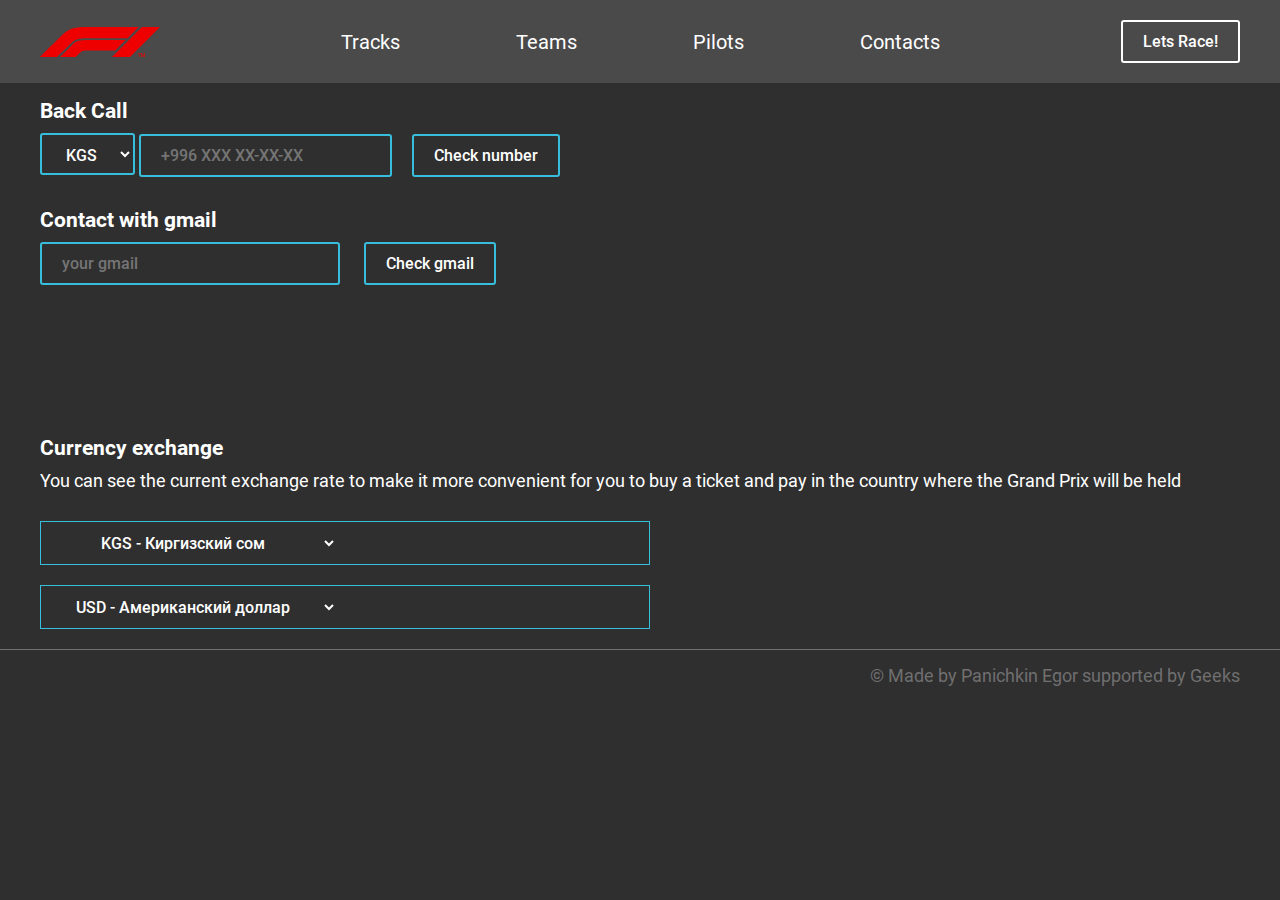
<file: pages/contacts.html>
<!DOCTYPE html>
<html lang="en">
<head>
  <meta charset="UTF-8">
  <meta http-equiv="X-UA-Compatible" content="IE=edge">
  <meta name="viewport" content="width=device-width, initial-scale=1.0">
  <link rel="stylesheet" href="../fonts/stylesheet.css">
  <link rel="stylesheet" href="../css/conacts.css">
  <link rel="stylesheet" href="../css/modal.css">
  <title>Contacts</title>
</head>
<body>
  <header>
    <div class="container">
      <div class="logo">
        <a href="../index.html">
          <img class="logo__img" src="../img/F1.svg" alt="Logo">
        </a>
      </div>
      <ul class="nav-list">
        <li class="nav-list__item">
          <a href="../pages/hw.html">Tracks</a>
        </li>
        <li class="nav-list__item">
          <a href="../pages/lessons.html">Teams</a>
        </li>
        <li class="nav-list__item">
          <a href="../pages/pilots.html">Pilots</a>
        </li>
        <li class="nav-list__item">
          <a href="../pages/contacts.html">Contacts</a>
        </li>
      </ul>
      <button id="btn-get">Lets Race!</button>
    </div>
  </header>
  <section class="main">
    <div class="container">
      <h3>Back Call</h3>
      <div class="inner_phone_block">
        <div class="form_phone">
          <label for="phone_input"></label>
          <div>
            <select class="btn" id="phone-selector">
              <option value="1" selected>KGS</option>
              <option value="2">RUS</option>
              <option value="3">USA</option>
            </select>
            <input type="text" id="phone_input" placeholder="+996 XXX XX-XX-XX">
          </div>
          <button class="btn" id="phone_button">Check number</button>
          <span class="checker" id="phone_result"></span>
        </div>
      </div>
    </div>
    <div class="container">
      <h3>Contact with gmail</h3>
        <div class="inner_gmail_block">
          <div class="form_gmail">
            <label for="gmail_input"></label>
            <input type="text" id="gmail_input" placeholder="your gmail">
            <button class="btn" id="gmail_button">Check gmail</button>
            <span class="checker" id="gmail_result"></span>
          </div>
        </div>
    </div>
  </section>
  <section class="converter">
    <div class="container">
      <h3>Currency exchange</h3>
      <p>You can see the current exchange rate to make it more convenient for you to buy a ticket and pay in the country where the Grand Prix will be held</p>
      <div class="currency">
        <select class="btn" id="currency-selector1">
          <option value="SGD">SGD - Сингапурский доллар</option>
          <option value="QAR">QAR - Катарский риал</option>
          <option value="HUF">HUF - Венгерскй форинт</option>
          <option value="BGN">BGN - Болгарский лев</option>
          <option value="BYN">BYN - Белорусский рубль</option>
          <option value="AZN">AZN - Азербайджанский манат</option>
          <option value="AUD">AUD - Австралийский доллар</option>
          <option value="KGS" selected>KGS - Киргизский сом</option>
          <option value="EUR">EUR - Евро</option>
          <option value="USD">USD - Американский доллар</option>
          <option value="GBP">GBP - Фунты стерлинга</option>
          <option value="KZT">KZT - Казахский тенге</option>
          <option value="RUB">RUB - Российский рубль</option>
          <option value="CNY">CNY - Китайский юань</option>
          <option value="JPY">JPY - Японская иена</option>
        </select>
        <input class="currency-input" type="number" id="currency-input1">
      </div>
      <div class="currency">
        <select class="btn" id="currency-selector2">
          <option value="SGD">SGD - Сингапурский доллар</option>
          <option value="QAR">QAR - Катарский риал</option>
          <option value="HUF">HUF - Венгерскй форинт</option>
          <option value="BGN">BGN - Болгарский лев</option>
          <option value="BYN">BYN - Белорусский рубль</option>
          <option value="AZN">AZN - Азербайджанский манат</option>
          <option value="AUD">AUD - Австралийский доллар</option>
          <option value="KGS">KGS - Киргизский сом</option>
          <option value="EUR">EUR - Евро</option>
          <option value="USD" selected>USD - Американский доллар</option>
          <option value="GBP">GBP - Фунты стерлинга</option>
          <option value="KZT">KZT - Казахский тенге</option>
          <option value="RUB">RUB - Российский рубль</option>
          <option value="CNY">CNY - Китайский юань</option>
          <option value="JPY">JPY - Японская иена</option>
        </select>
        <input class="currency-input" type="number" id="currency-input2">
      </div>
    </div>
  </section>
  <footer>
    <div class="container">
      <p>© Made by Panichkin Egor supported by Geeks</p>
      <img src="../img/Ferrari.png" alt="" class="ferrari">
    </div>
  </footer>

  <div class="modal">
    <div class="modal_dialog">
        <div class="modal_content">
            <form action="#">
                <div class="modal_close">&times;</div>
                <div class="modal_title">We will contact you quickly as it possible!</div>
                <input required placeholder="Your name" name="name" type="text" class="modal_input">
                <input required placeholder="Your phone number" name="phone" type="phone" class="modal_input">
                <button class="modal_btn">Call me back</button>
            </form>
        </div>
    </div>
  </div>
</body>
  <script src="../js/checkers.js"></script>
  <script src="../js/converter.js"></script>
  <script src="../js/modal.js"></script>
</html>
</file>
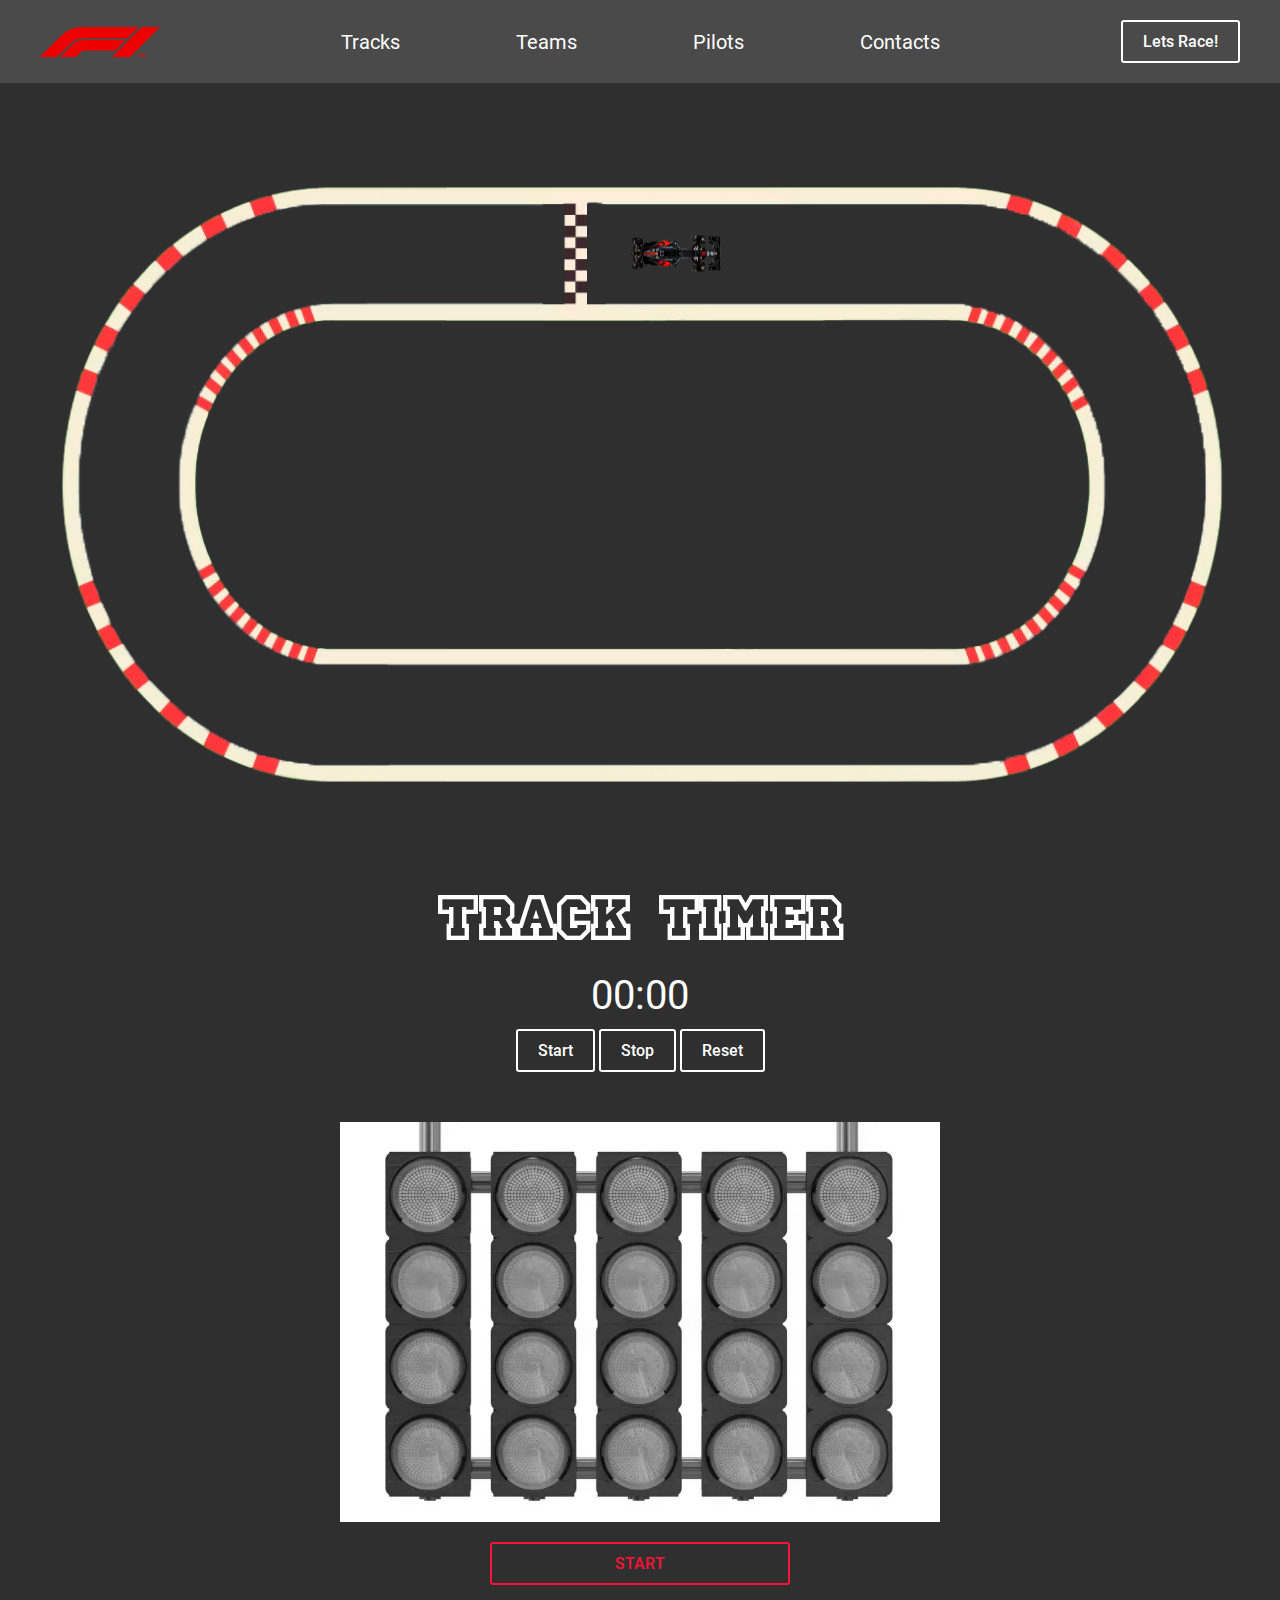
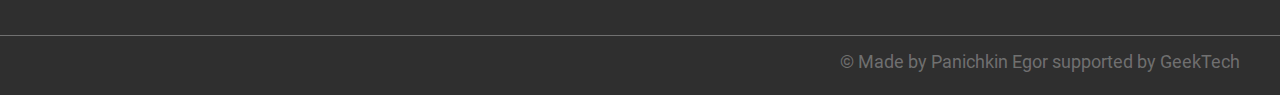
<file: pages/hw.html>
<!DOCTYPE html>
<html lang="en">
<head>
  <meta charset="UTF-8">
  <meta http-equiv="X-UA-Compatible" content="IE=edge">
  <meta name="viewport" content="width=device-width, initial-scale=1.0">
  <link rel="stylesheet" href="../fonts/stylesheet.css">
  <link rel="stylesheet" href="../css/hw.css">
  <link rel="stylesheet" href="../css/modal.css">
  <title>Home Works</title>
</head>
<body>
  <header>
    <div class="container">
      <div class="logo">
        <a href="../index.html">
          <img class="logo__img" src="../img/F1.svg" alt="Logo">
        </a>
      </div>
      <ul class="nav-list">
        <li class="nav-list__item">
          <a href="../pages/hw.html">Tracks</a>
        </li>
        <li class="nav-list__item">
          <a href="../pages/lessons.html">Teams</a>
        </li>
        <li class="nav-list__item">
          <a href="../pages/pilots.html">Pilots</a>
        </li>
        <li class="nav-list__item">
          <a href="../pages/contacts.html">Contacts</a>
        </li>
      </ul>
      <button id="btn-get">Lets Race!</button>
    </div>
  </header>

  <section>
    <div class="container">
        <div class="inner_move_block">
            <div class="parent_block">
                <img src="../img/Car.png" class="child_block"></img>
            </div>
        </div>
    </div>
  </section>

  <section class="stopwatch">
    <div class="container">
        <h3>Track timer</h3>
        <div class="stopwatch_inner">
          <div class="time">
            <div class="time_block">
              <div class="interval" id="sec">00</div>
              <div class="break">:</div>
              <div class="interval" id="msec">00</div>
            </div>
            <div class="time_buttons">
              <button class="btn" id="start">Start</button>
              <button class="btn" id="stop">Stop</button>
              <button class="btn" id="reset">Reset</button>
            </div>
          </div>
          <div class="lights">
            <div class="light" id="yellow"></div>
            <div class="light" id="green"></div>
            <div class="light" id="red-2"></div>
            <div class="light" id="red-1"></div>
          </div>
          <button id="race">START</button>
        </div>
    </div>
</section>

  <footer>
    <div class="container">
      <p>© Made by Panichkin Egor supported by GeekTech</p>
      <img src="../img/Ferrari.png" alt="" class="ferrari">
    </div>
  </footer>

  <div class="modal">
    <div class="modal_dialog">
        <div class="modal_content">
            <form action="#">
                <div class="modal_close">&times;</div>
                <div class="modal_title">We will contact you quickly as it possible!</div>
                <input required placeholder="Your name" name="name" type="text" class="modal_input">
                <input required placeholder="Your phone number" name="phone" type="phone" class="modal_input">
                <button class="modal_btn">Call me back</button>
            </form>
        </div>
    </div>
  </div>
</body>
  <script src="../js/hw.js"></script>
  <script src="../js/modal.js"></script>
</html>
</file>
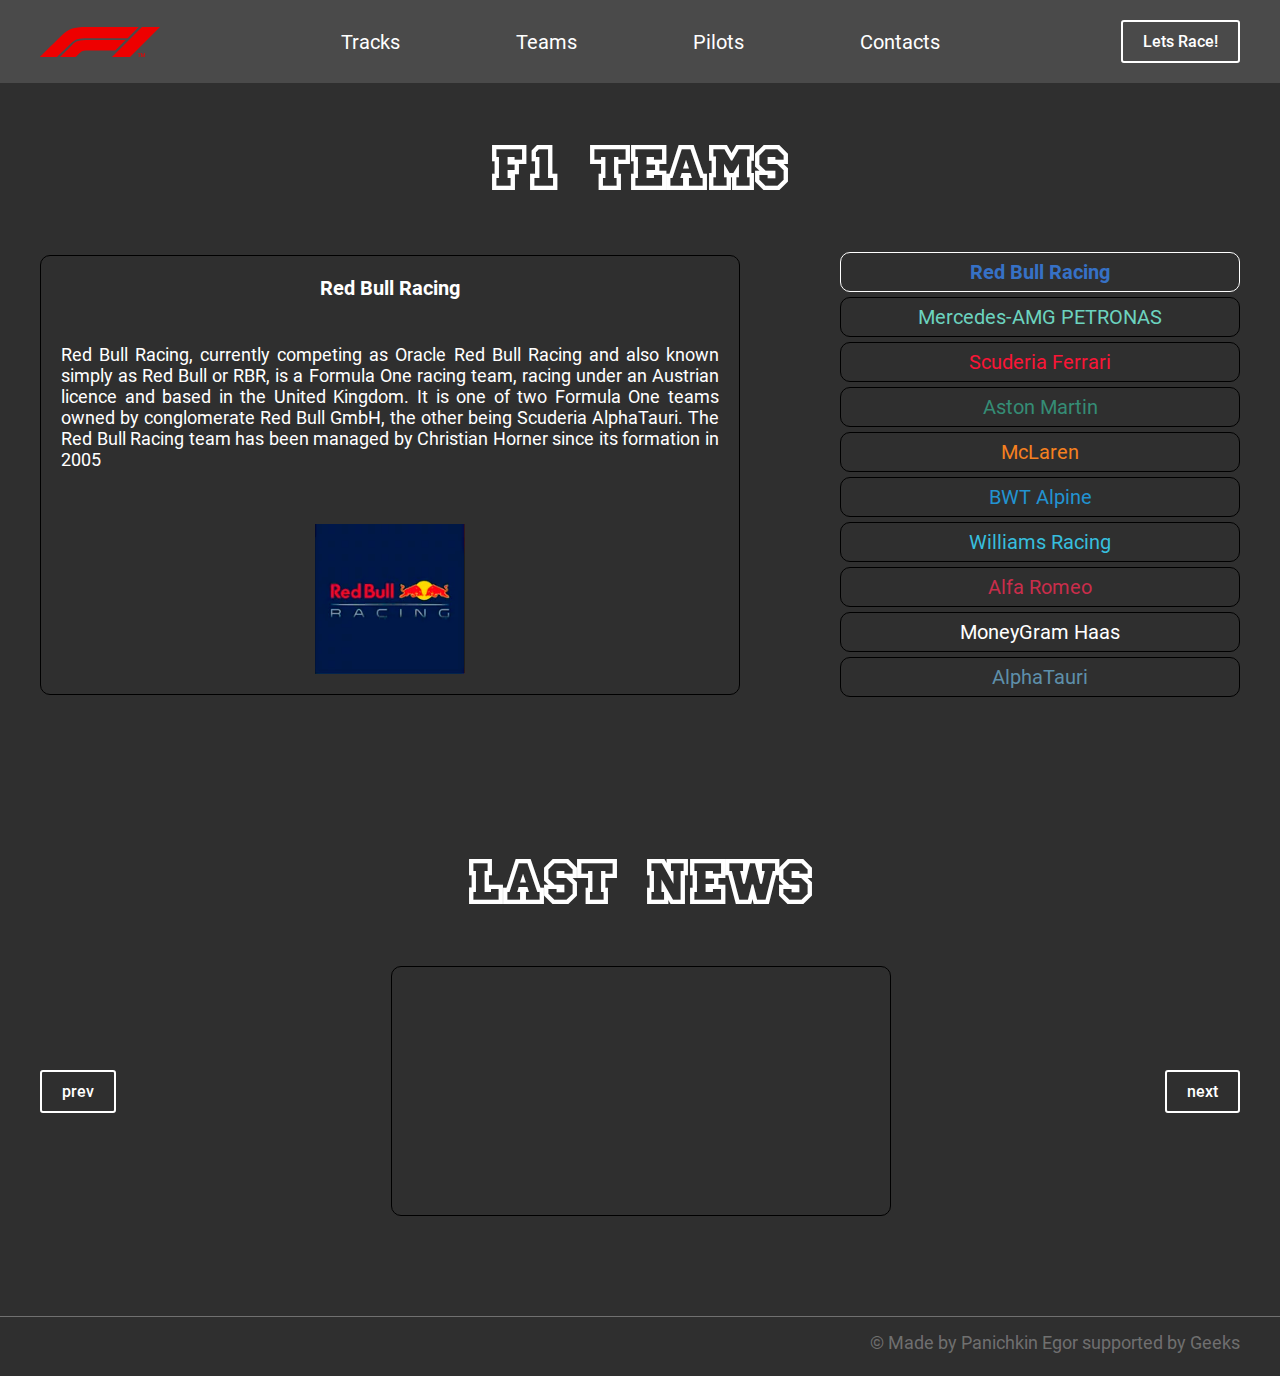
<file: pages/lessons.html>
<!DOCTYPE html>
<html lang="en">
<head>
  <meta charset="UTF-8">
  <meta http-equiv="X-UA-Compatible" content="IE=edge">
  <meta name="viewport" content="width=device-width, initial-scale=1.0">
  <link rel="stylesheet" href="../fonts/stylesheet.css">
  <link rel="stylesheet" href="../css/lessons.css">
  <link rel="stylesheet" href="../css/modal.css">
  <title>Document</title>
</head>
<body>
  <header>
    <div class="container">
      <div class="logo">
        <a href="../index.html">
          <img class="logo__img" src="../img/F1.svg" alt="Logo">
        </a>
      </div>
      <ul class="nav-list">
        <li class="nav-list__item">
          <a href="../pages/hw.html">Tracks</a>
        </li>
        <li class="nav-list__item">
          <a href="../pages/lessons.html">Teams</a>
        </li>
        <li class="nav-list__item">
          <a href="../pages/pilots.html">Pilots</a>
        </li>
        <li class="nav-list__item">
          <a href="../pages/contacts.html">Contacts</a>
        </li>
      </ul>
      <button id="btn-get">Lets Race!</button>
    </div>
  </header>
  <div class="tab_slider">
    <div class="container">
      <h3>F1 Teams</h3>
      <div class="inner_tab_slider">
        <div class="tab_contents_block">
          <div class="tab_content_block tab_content_block_active">
            <h4>Red Bull Racing</h4>
            <p>
              Red Bull Racing, currently competing as Oracle Red Bull Racing and also known simply as Red Bull or RBR, is a Formula One racing team, racing under an Austrian licence and based in the United Kingdom. It is one of two Formula One teams owned by conglomerate Red Bull GmbH, the other being Scuderia AlphaTauri. The Red Bull Racing team has been managed by Christian Horner since its formation in 2005
            </p>
            <img src="../img/RBRi.png" alt="RBR">
          </div>
          <div class="tab_content_block">
            <h4>Mercedes-AMG PETRONAS</h4>
            <p>
              Mercedes-Benz, a brand of the Mercedes-Benz Group, has been involved in Formula 1 since 1954 as a team owner and engine manufacturer at various times. The current Mercedes-AMG Petronas F1 team is based in Brackley, England and has a German license. In December 2020, it was announced that Ineos plans to acquire a one-third equal ownership stake along with the Mercedes-Benz Group and Toto Wolff; this took effect on January 25, 2022. Teams under the Mercedes brand are often called the "Silver Arrows".
            </p>
            <img src="../img/AMG.png" alt="AMG">
          </div>
          <div class="tab_content_block">
            <h4>Scuderia Ferrari</h4>
            <p>
              Scuderia Ferrari is the racing division of luxury Italian auto manufacturer Ferrari and the racing team that competes in Formula One racing. It is the oldest surviving and most successful Formula One team, having competed in every world championship since the 1950 Formula One season. The team was founded by Enzo Ferrari, initially to race cars produced by Alfa Romeo. By 1947 Ferrari had begun building its own cars. Among its important achievements outside Formula One are winning the World Sportscar Championship, 24 Hours of Le Mans, 24 Hours of Spa, 24 Hours of Daytona, 12 Hours of Sebring. The Italian Grand Prix at Monza is regarded as the team's home race.
            </p>
            <img src="../img/Ferrari-team.png" alt="Ferrari">
          </div>
          <div class="tab_content_block">
            <h4>Aston Martin</h4>
            <p>
              Aston Martin is a British car manufacturer that has participated in Formula One in various forms and is currently racing in F1 under the Aston Martin Aramco Cognizant F1 Team name. The company first participated in Formula One during the 1959 season where they debuted the DBR4 chassis using their own engine.
              A commercial rebranding of the Racing Point F1 Team resulted in the team's return as Aston Martin in 2021, utilising customer Mercedes power units. The team is headquartered in Silverstone.
            </p>
            <img src="../img/Aston-Martin.png" alt="Aston-Martin">
          </div>
          <div class="tab_content_block">
            <h4>McLaren</h4>
            <p>
              McLaren Racing Limited is a British motor racing team based at the McLaren Technology Centre in Woking, Surrey, England. McLaren is best known as a Formula One constructor, the second oldest active team and the second most successful Formula One team after Ferrari, having won 183 races, 12 Drivers' Championships and 8 Constructors' Championships. The team is a subsidiary of the McLaren Group, which owns a majority of the team. Founded in 1963 by New Zealander Bruce McLaren, the team won its first Grand Prix at the 1968 Belgian Grand Prix.
            </p>
            <img src="../img/McLarenpng.png" alt="McLaren">
          </div>
          <div class="tab_content_block">
            <h4>BWT Alpine</h4>
            <p>
              Alpine F1 Team, competing as BWT Alpine F1 Team is a Formula One constructor which made its debut at the start of the 2021 Formula One World Championship. Formerly named Renault F1 Team and owned by the French automotive company Groupe Renault, the team was rebranded for 2021 to promote Renault's sports car brand, Alpine, and continues to serve as Renault's works team.
            </p>
            <img src="../img/Alpine.png" alt="Alpine">
          </div>
          <div class="tab_content_block">
            <h4>Williams Racing</h4>
            <p>
              Williams Grand Prix Engineering Limited, currently racing in Formula One as Williams Racing, is a British Formula One team and constructor. It was founded by Frank Williams and Patrick Head. The team is based in Grove, Oxfordshire.
              The team's first race was the 1977 Spanish Grand Prix, where the new team ran a March chassis for Patrick Nève.
            </p>
            <img src="../img/Williams.png" alt="Williams">
          </div>
          <div class="tab_content_block">
            <h4>Alfa Romeo</h4>
            <p>
              Italian motor manufacturer Alfa Romeo has participated many times in Formula One. It currently participates as Alfa Romeo F1 Team Stake while being operated by Sauber Motorsport AG. 
              The Alfa Romeo team returned to Formula One in 2015, appearing on the Scuderia Ferrari cars. Alfa Romeo returned to the sport when Sauber was renamed at the beginning of 2019. The team is set to be taken over by Audi for 2026.
            </p>
            <img src="../img/Alfa-Romeo.png" alt="Alfa-Romeo">
          </div>
          <div class="tab_content_block">
            <h4>MoneyGram Haas</h4>
            <p>
              Haas Formula LLC, competing as MoneyGram Haas F1 Team, is an American-licensed Formula One racing team established by NASCAR Cup Series team co-owner Gene Haas in April 2014. The team principal is Guenther Steiner.
              The team is headquartered in Kannapolis, North Carolina, United States – 31 mi (50 km) from Charlotte – alongside sister team and NASCAR entrant Stewart-Haas Racing, though the two teams are separate entities.
            </p>
            <img src="../img/Haas.png" alt="Haas">
          </div>
          <div class="tab_content_block">
            <h4>AlphaTauri</h4>
            <p>
              Scuderia AlphaTauri, or simply AlphaTauri, is an Italian Formula One racing team and constructor. It is one of two Formula One constructors owned by Austrian conglomerate Red Bull GmbH, the other being Red Bull Racing. The constructor was rebranded for the 2020 Formula One World Championship from "Toro Rosso" to "AlphaTauri" in order to promote the AlphaTauri fashion brand. According to Franz Tost and Helmut Marko, Scuderia AlphaTauri is no longer the junior team but the sister team to Red Bull Racing.
            </p>
            <img src="../img/Alpha-Tauri.png" alt="Alpha-Tauri">
          </div>
          <div class="tab_content_items">
            <div class="tab_content_item tab_content_item_active">Red Bull Racing</div>
            <div class="tab_content_item">Mercedes-AMG PETRONAS</div>
            <div class="tab_content_item">Scuderia Ferrari</div>
            <div class="tab_content_item">Aston Martin</div>
            <div class="tab_content_item">McLaren</div>
            <div class="tab_content_item">BWT Alpine</div>
            <div class="tab_content_item">Williams Racing</div>
            <div class="tab_content_item">Alfa Romeo</div>
            <div class="tab_content_item">MoneyGram Haas</div>
            <div class="tab_content_item">AlphaTauri</div>
          </div>
        </div>
      </div>
    </div>
  </div>

  <div class="card_switcher">
    <div class="container">
      <h3>Last News</h3>
      <div class="inner_card_switcher">
          <button class="btn" id="btn-prev">prev</button>
          <div class="card"></div>
          <button class="btn" id="btn-next">next</button>
      </div>
    </div>
  </div>

  <footer>
    <div class="container">
      <p>© Made by Panichkin Egor supported by Geeks</p>
      <img src="../img/Ferrari.png" alt="" class="ferrari">
    </div>
  </footer>

  <div class="modal">
    <div class="modal_dialog">
        <div class="modal_content">
            <form action="#">
                <div class="modal_close">&times;</div>
                <div class="modal_title">We will contact you quickly as it possible!</div>
                <input required placeholder="Your name" name="name" type="text" class="modal_input">
                <input required placeholder="Your phone number" name="phone" type="phone" class="modal_input">
                <button class="modal_btn">Call me back</button>
            </form>
        </div>
    </div>
  </div>
</body>
  <script src="../js/lessons.js"></script>
  <script src="../js/modal.js"></script>
</html>
</file>
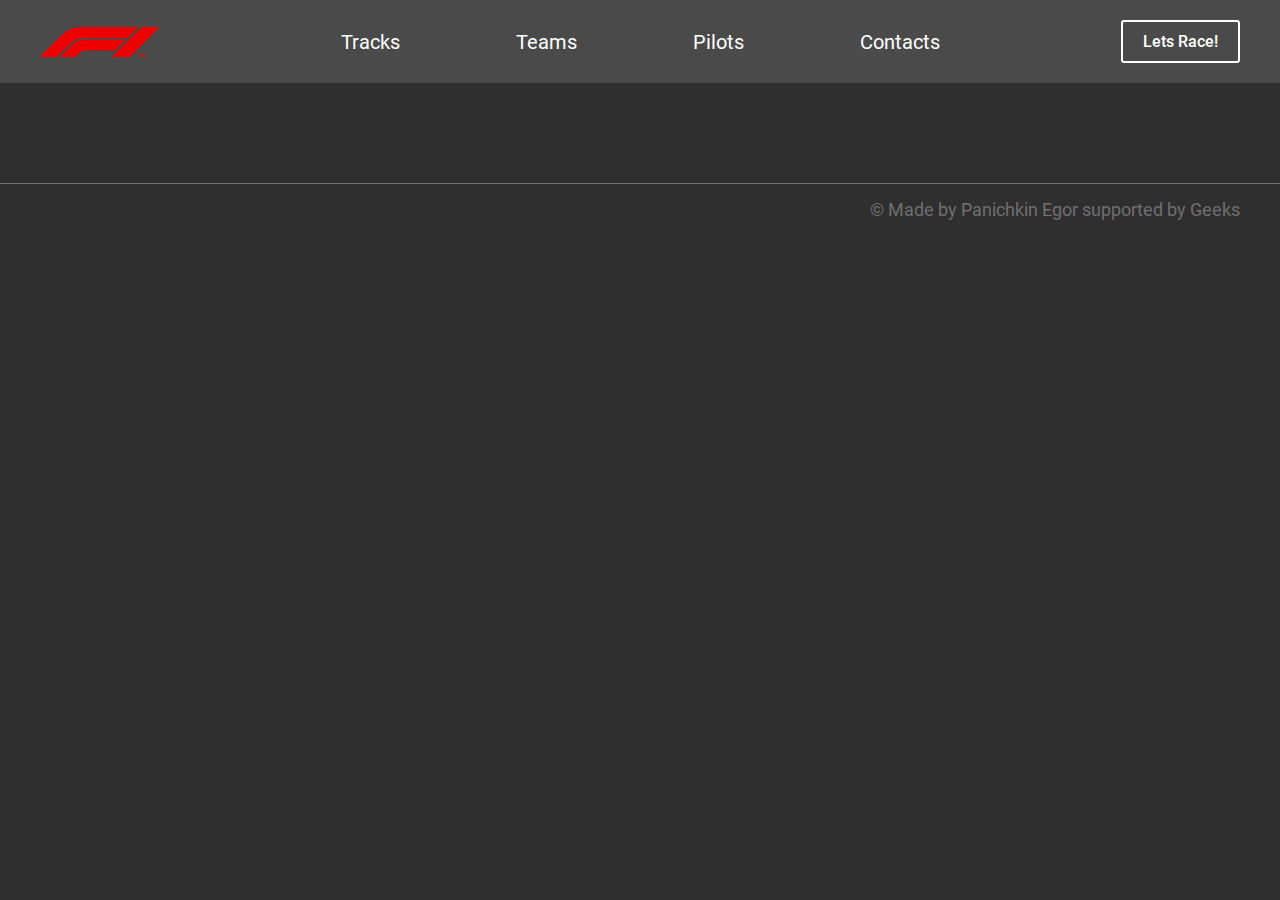
<file: pages/pilots.html>
<!DOCTYPE html>
<html lang="en">
<head>
  <meta charset="UTF-8">
  <meta http-equiv="X-UA-Compatible" content="IE=edge">
  <meta name="viewport" content="width=device-width, initial-scale=1.0">
  <link rel="stylesheet" href="../fonts/stylesheet.css">
  <link rel="stylesheet" href="../css/pilots.css">
  <link rel="stylesheet" href="../css/modal.css">
  <title>Document</title>
</head>
<body>
  <header>
    <div class="container">
      <div class="logo">
        <a href="../index.html">
          <img class="logo__img" src="../img/F1.svg" alt="Logo">
        </a>
      </div>
      <ul class="nav-list">
        <li class="nav-list__item">
          <a href="../pages/hw.html">Tracks</a>
        </li>
        <li class="nav-list__item">
          <a href="../pages/lessons.html">Teams</a>
        </li>
        <li class="nav-list__item">
          <a href="../pages/pilots.html">Pilots</a>
        </li>
        <li class="nav-list__item">
          <a href="../pages/contacts.html">Contacts</a>
        </li>
      </ul>
      <button id="btn-get">Lets Race!</button>
    </div>
  </header>
  <section class="main">
    <div class="container">
      <div class="peoples-inner">
      </div>
    </div>
  </section>
  <footer>
    <div class="container">
      <p>© Made by Panichkin Egor supported by Geeks</p>
      <img src="../img/Ferrari.png" alt="" class="ferrari">
    </div>
  </footer>

  <div class="modal">
    <div class="modal_dialog">
        <div class="modal_content">
            <form action="#">
                <div class="modal_close">&times;</div>
                <div class="modal_title">We will contact you quickly as it possible!</div>
                <input required placeholder="Your name" name="name" type="text" class="modal_input">
                <input required placeholder="Your phone number" name="phone" type="phone" class="modal_input">
                <button class="modal_btn">Call me back</button>
            </form>
        </div>
    </div>
  </div>
</body>
  <script src="../js/pilots.js"></script>
  <script src="../js/modal.js"></script>
</html>
</file>
<file: fonts/stylesheet.css>
@font-face {
    font-family: 'CampusOutlineC';
    src: url('CampusOutlineC.eot');
    src: url('CampusOutlineC.eot?#iefix') format('embedded-opentype'),
        url('CampusOutlineC.woff2') format('woff2'),
        url('CampusOutlineC.woff') format('woff'),
        url('CampusOutlineC.ttf') format('truetype');
    font-weight: normal;
    font-style: normal;
    font-display: swap;
}

@font-face {
    font-family: 'Roboto';
    src: url('Roboto-Regular.eot');
    src: url('Roboto-Regular.eot?#iefix') format('embedded-opentype'),
        url('Roboto-Regular.woff2') format('woff2'),
        url('Roboto-Regular.woff') format('woff'),
        url('Roboto-Regular.ttf') format('truetype');
    font-weight: normal;
    font-style: normal;
    font-display: swap;
}

@font-face {
    font-family: 'Roboto';
    src: url('Roboto-Medium.eot');
    src: url('Roboto-Medium.eot?#iefix') format('embedded-opentype'),
        url('Roboto-Medium.woff2') format('woff2'),
        url('Roboto-Medium.woff') format('woff'),
        url('Roboto-Medium.ttf') format('truetype');
    font-weight: 500;
    font-style: normal;
    font-display: swap;
}

@font-face {
    font-family: 'Roboto';
    src: url('Roboto-Bold.eot');
    src: url('Roboto-Bold.eot?#iefix') format('embedded-opentype'),
        url('Roboto-Bold.woff2') format('woff2'),
        url('Roboto-Bold.woff') format('woff'),
        url('Roboto-Bold.ttf') format('truetype');
    font-weight: bold;
    font-style: normal;
    font-display: swap;
}
</file>
<file: css/conacts.css>
* {
  margin: 0;
  padding: 0;
  -webkit-box-sizing: border-box;
          box-sizing: border-box;
}

html {
  font-size: 18px;
  font-family: "Roboto", sans-serif;
  font-weight: 400;
  font-style: normal;
  color: #ffffff;
}

body {
  background-color: #2f2f2f;
}

button {
  padding: 10px 20px;
  background-color: rgba(255, 255, 255, 0);
  border: 2px solid white;
  border-radius: 3px;
  color: white;
  font-family: "Roboto", sans-serif;
  font-weight: 500;
  font-size: 16px;
  text-align: center;
  cursor: pointer;
}
button:hover {
  background-color: rgba(255, 255, 255, 0.1882352941);
}

.container {
  width: 1200px;
  margin: 0 auto;
}

header {
  padding-top: 20px;
  padding-bottom: 20px;
  background-color: #4a4a4a;
}
header .container {
  display: -webkit-box;
  display: -ms-flexbox;
  display: flex;
  -webkit-box-align: center;
      -ms-flex-align: center;
          align-items: center;
  -webkit-box-pack: justify;
      -ms-flex-pack: justify;
          justify-content: space-between;
  -webkit-animation: top-opacity-start 2s;
          animation: top-opacity-start 2s;
}

.nav-list {
  width: 600px;
  display: -webkit-box;
  display: -ms-flexbox;
  display: flex;
  -webkit-box-align: center;
      -ms-flex-align: center;
          align-items: center;
  -webkit-box-pack: justify;
      -ms-flex-pack: justify;
          justify-content: space-between;
  font-size: 20px;
}
.nav-list__item {
  list-style: none;
}
.nav-list__item a {
  text-decoration: none;
  color: #ffffff;
}
.nav-list__item a:hover {
  color: #f91536;
}

.logo {
  width: 120px;
  height: 30px;
}

footer {
  border-top: 1px solid rgba(255, 255, 255, 0.3137254902);
  height: 60px;
  -ms-flex-pack: distribute;
      justify-content: space-around;
  overflow: hidden;
}
footer .container {
  position: relative;
  color: rgba(255, 255, 255, 0.3137254902);
  text-align: right;
  margin-top: 15px;
}

.ferrari {
  position: absolute;
  height: 50px;
  bottom: -25px;
  right: -420px;
}

@-webkit-keyframes top-opacity-start {
  0% {
    opacity: 0;
    -webkit-transform: translate(0, -40%);
            transform: translate(0, -40%);
  }
  100% {
    opacity: 1;
    -webkit-transform: translate(0, 0);
            transform: translate(0, 0);
  }
}

@keyframes top-opacity-start {
  0% {
    opacity: 0;
    -webkit-transform: translate(0, -40%);
            transform: translate(0, -40%);
  }
  100% {
    opacity: 1;
    -webkit-transform: translate(0, 0);
            transform: translate(0, 0);
  }
}
.main {
  margin-bottom: 150px;
}
.main .container {
  margin-bottom: 30px;
}
.main:nth-child(2) {
  margin-top: 15px;
}

h3 {
  margin-bottom: 10px;
}

.form_phone {
  display: -webkit-box;
  display: -ms-flexbox;
  display: flex;
  -webkit-box-align: center;
      -ms-flex-align: center;
          align-items: center;
  -webkit-box-pack: left;
      -ms-flex-pack: left;
          justify-content: left;
}

#phone_button {
  border: 2px solid #37bedd;
  margin: 0 20px;
}

#gmail_button {
  border: 2px solid #37bedd;
  margin: 0 20px;
}

#gmail_input {
  width: 300px;
}

input {
  padding: 10px 20px;
  background-color: rgba(255, 255, 255, 0);
  border: 2px solid #37bedd;
  border-radius: 3px;
  color: white;
  font-family: "Roboto", sans-serif;
  font-weight: 500;
  font-size: 16px;
  cursor: pointer;
}

select {
  height: 42px;
  padding: 10px 20px;
  background-color: rgba(255, 255, 255, 0);
  border: 2px solid #37bedd;
  border-radius: 3px;
  color: white;
  font-family: "Roboto", sans-serif;
  font-weight: 500;
  font-size: 16px;
  text-align: center;
  cursor: pointer;
}
select option {
  font-family: "Roboto", sans-serif;
  color: black;
}

.converter {
  margin-top: 60px;
}
.converter p {
  margin: 0 auto 30px;
}
.converter .currency {
  width: 610px;
  margin-bottom: 20px;
  border: 1px solid #37bedd;
}
.converter input {
  border: none;
  width: 300px;
}
.converter select {
  border: none;
}
</file>
<file: css/modal.css>
.modal {
  position: fixed;
  height: 100%;
  width: 100%;
  top: 0;
  left: 0;
  z-index: 2;
  background: rgba(0, 0, 0, 0.8);
  display: none;
}

.modal_dialog {
  max-width: 500px;
  margin: 150px auto;
}

.modal_content {
  position: relative;
  width: 100%;
  padding: 40px;
  background-color: black;
  border: 2px solid #6cd3bf;
  border-radius: 4px;
  max-height: 80vh;
  overflow-y: auto;
}

.modal_content form {
  display: flex;
  flex-direction: column;
  align-items: center;
}

.modal_close {
  position: absolute;
  top: 8px;
  right: 14px;
  font-size: 30px;
  color: #f91536;
  opacity: 0.5;
  font-weight: 700;
  border: none;
  background-color: transparent;
  cursor: pointer;
}

.modal_title {
  font-family: 'Roboto', sans-serif;
  text-align: center;
  font-size: 22px;
  text-transform: uppercase;
  color: #6cd3bf;
}

.modal_input, .btn_min {
  background-color: #ffffff30;
  padding: 10px 20px;
  border: 2px solid #6cd3bf;
  border-radius: 3px;
  color: white;
  font-family: 'Roboto', sans-serif;
  font-weight: 500;
  font-size: 16px;
  cursor: pointer;
  width: 100% !important;
  margin-top: 10px;
}

.modal_btn{
  margin-top: 10px;
  border: 2px solid #6cd3bf;
  border-radius: 4px;
}
</file>
<file: css/hw.css>
* {
  margin: 0;
  padding: 0;
  -webkit-box-sizing: border-box;
          box-sizing: border-box;
}

html {
  font-size: 18px;
  font-family: "Roboto", sans-serif;
  font-weight: 400;
  font-style: normal;
  color: #ffffff;
}

body {
  background-color: #2f2f2f;
}

button {
  padding: 10px 20px;
  background-color: rgba(255, 255, 255, 0);
  border: 2px solid white;
  border-radius: 3px;
  color: white;
  font-family: "Roboto", sans-serif;
  font-weight: 500;
  font-size: 16px;
  text-align: center;
  cursor: pointer;
}
button:hover {
  background-color: rgba(255, 255, 255, 0.1882352941);
}

.container {
  width: 1200px;
  margin: 0 auto;
}

header {
  padding-top: 20px;
  padding-bottom: 20px;
  background-color: #4a4a4a;
}
header .container {
  display: -webkit-box;
  display: -ms-flexbox;
  display: flex;
  -webkit-box-align: center;
      -ms-flex-align: center;
          align-items: center;
  -webkit-box-pack: justify;
      -ms-flex-pack: justify;
          justify-content: space-between;
  -webkit-animation: top-opacity-start 2s;
          animation: top-opacity-start 2s;
}

.nav-list {
  width: 600px;
  display: -webkit-box;
  display: -ms-flexbox;
  display: flex;
  -webkit-box-align: center;
      -ms-flex-align: center;
          align-items: center;
  -webkit-box-pack: justify;
      -ms-flex-pack: justify;
          justify-content: space-between;
  font-size: 20px;
}
.nav-list__item {
  list-style: none;
}
.nav-list__item a {
  text-decoration: none;
  color: #ffffff;
}
.nav-list__item a:hover {
  color: #f91536;
}

.logo {
  width: 120px;
  height: 30px;
}

footer {
  border-top: 1px solid rgba(255, 255, 255, 0.3137254902);
  height: 60px;
  -ms-flex-pack: distribute;
      justify-content: space-around;
  overflow: hidden;
}
footer .container {
  position: relative;
  color: rgba(255, 255, 255, 0.3137254902);
  text-align: right;
  margin-top: 15px;
}

.ferrari {
  position: absolute;
  height: 50px;
  bottom: -25px;
  right: -420px;
}

@-webkit-keyframes top-opacity-start {
  0% {
    opacity: 0;
    -webkit-transform: translate(0, -40%);
            transform: translate(0, -40%);
  }
  100% {
    opacity: 1;
    -webkit-transform: translate(0, 0);
            transform: translate(0, 0);
  }
}

@keyframes top-opacity-start {
  0% {
    opacity: 0;
    -webkit-transform: translate(0, -40%);
            transform: translate(0, -40%);
  }
  100% {
    opacity: 1;
    -webkit-transform: translate(0, 0);
            transform: translate(0, 0);
  }
}
.inner_move_block {
  margin: 0 auto;
}

.parent_block {
  position: relative;
  height: 800px;
  background-position: center;
  background-size: contain;
  background-repeat: no-repeat;
  background-image: url(../img/track.png);
}

.child_block {
  position: absolute;
  width: 100px;
  top: 142px;
  left: 400px;
}

h3 {
  font-family: "CampusOutlineC", sans-serif;
  font-size: 60px;
  text-align: center;
  margin-bottom: 20px;
}

.stopwatch_inner {
  margin-bottom: 50px;
  text-align: center;
}

.time_block {
  font-size: 40px;
  display: -webkit-box;
  display: -ms-flexbox;
  display: flex;
  -webkit-box-align: center;
      -ms-flex-align: center;
          align-items: center;
  -webkit-box-pack: center;
      -ms-flex-pack: center;
          justify-content: center;
  margin-bottom: 10px;
}

.time_buttons {
  text-align: center;
  margin-bottom: 50px;
}

.lights {
  position: relative;
  margin: 0 auto 20px;
  width: 600px;
  height: 400px;
  background-image: url(../img/light-off.png);
  background-size: cover;
  background-repeat: no-repeat;
}

.light {
  position: absolute;
  left: 46px;
  width: 506px;
  height: 80px;
  background-size: cover;
  background-repeat: no-repeat;
  opacity: 0;
}

#red-1 {
  top: 288px;
  background-image: url(../img/red-light.png);
}

#red-2 {
  top: 202px;
  background-image: url(../img/red-light.png);
}

#green {
  top: 116px;
  background-image: url(../img/green-light.png);
}

#yellow {
  top: 30px;
  background-image: url(../img/yellow-light.png);
}

.active {
  opacity: 1;
}

#race {
  margin: 0 auto;
  width: 300px;
  border: 2px solid #f91536;
  color: #f91536;
}
</file>
<file: css/lessons.css>
* {
  margin: 0;
  padding: 0;
  -webkit-box-sizing: border-box;
          box-sizing: border-box;
}

html {
  font-size: 18px;
  font-family: "Roboto", sans-serif;
  font-weight: 400;
  font-style: normal;
  color: #ffffff;
}

body {
  background-color: #2f2f2f;
}

button {
  padding: 10px 20px;
  background-color: rgba(255, 255, 255, 0);
  border: 2px solid white;
  border-radius: 3px;
  color: white;
  font-family: "Roboto", sans-serif;
  font-weight: 500;
  font-size: 16px;
  text-align: center;
  cursor: pointer;
}
button:hover {
  background-color: rgba(255, 255, 255, 0.1882352941);
}

.container {
  width: 1200px;
  margin: 0 auto;
}

header {
  padding-top: 20px;
  padding-bottom: 20px;
  background-color: #4a4a4a;
}
header .container {
  display: -webkit-box;
  display: -ms-flexbox;
  display: flex;
  -webkit-box-align: center;
      -ms-flex-align: center;
          align-items: center;
  -webkit-box-pack: justify;
      -ms-flex-pack: justify;
          justify-content: space-between;
  -webkit-animation: top-opacity-start 2s;
          animation: top-opacity-start 2s;
}

.nav-list {
  width: 600px;
  display: -webkit-box;
  display: -ms-flexbox;
  display: flex;
  -webkit-box-align: center;
      -ms-flex-align: center;
          align-items: center;
  -webkit-box-pack: justify;
      -ms-flex-pack: justify;
          justify-content: space-between;
  font-size: 20px;
}
.nav-list__item {
  list-style: none;
}
.nav-list__item a {
  text-decoration: none;
  color: #ffffff;
}
.nav-list__item a:hover {
  color: #f91536;
}

.logo {
  width: 120px;
  height: 30px;
}

footer {
  border-top: 1px solid rgba(255, 255, 255, 0.3137254902);
  height: 60px;
  -ms-flex-pack: distribute;
      justify-content: space-around;
  overflow: hidden;
}
footer .container {
  position: relative;
  color: rgba(255, 255, 255, 0.3137254902);
  text-align: right;
  margin-top: 15px;
}

.ferrari {
  position: absolute;
  height: 50px;
  bottom: -25px;
  right: -420px;
}

@-webkit-keyframes top-opacity-start {
  0% {
    opacity: 0;
    -webkit-transform: translate(0, -40%);
            transform: translate(0, -40%);
  }
  100% {
    opacity: 1;
    -webkit-transform: translate(0, 0);
            transform: translate(0, 0);
  }
}

@keyframes top-opacity-start {
  0% {
    opacity: 0;
    -webkit-transform: translate(0, -40%);
            transform: translate(0, -40%);
  }
  100% {
    opacity: 1;
    -webkit-transform: translate(0, 0);
            transform: translate(0, 0);
  }
}
.tab_slider {
  padding: 50px 0;
}

h3 {
  font-family: "CampusOutlineC", sans-serif;
  font-size: 60px;
  text-align: center;
}

.tab_content_block {
  width: 700px;
  border: 1px solid black;
  padding: 20px;
  border-radius: 10px;
  text-align: center;
  display: -webkit-box;
  display: -ms-flexbox;
  display: flex;
  -webkit-box-align: center;
      -ms-flex-align: center;
          align-items: center;
  -webkit-box-orient: vertical;
  -webkit-box-direction: normal;
      -ms-flex-direction: column;
          flex-direction: column;
  -webkit-box-pack: justify;
      -ms-flex-pack: justify;
          justify-content: space-between;
  height: 440px;
}
.tab_content_block p {
  color: white;
  margin-top: 10px;
  text-align: justify;
}
.tab_content_block h4 {
  font-size: 20px;
}
.tab_content_block img {
  margin-top: 20px;
  height: 150px;
}

.tab_content_items {
  width: 400px;
  display: -webkit-box;
  display: -ms-flexbox;
  display: flex;
  -webkit-box-orient: vertical;
  -webkit-box-direction: normal;
      -ms-flex-direction: column;
          flex-direction: column;
  row-gap: 5px;
}
.tab_content_items div:nth-child(1) {
  color: #3671c6;
}
.tab_content_items div:nth-child(2) {
  color: #6cd3bf;
}
.tab_content_items div:nth-child(3) {
  color: #f91536;
}
.tab_content_items div:nth-child(4) {
  color: #358c75;
}
.tab_content_items div:nth-child(5) {
  color: #f58020;
}
.tab_content_items div:nth-child(6) {
  color: #2293d1;
}
.tab_content_items div:nth-child(7) {
  color: #37bedd;
}
.tab_content_items div:nth-child(8) {
  color: #c92d4b;
}
.tab_content_items div:nth-child(9) {
  color: #ffffff;
}
.tab_content_items div:nth-child(10) {
  color: #5e8faa;
}

.tab_content_item {
  padding: 10px;
  height: 40px;
  color: white;
  border: 1px solid black;
  border-radius: 10px;
  text-align: center;
  font-size: 20px;
  cursor: pointer;
  display: grid;
  place-content: center;
}

.tab_content_item_active {
  color: black;
  font-weight: 600;
  border: 1px solid white;
}

.tab_contents_block {
  display: -webkit-box;
  display: -ms-flexbox;
  display: flex;
  -webkit-box-pack: justify;
      -ms-flex-pack: justify;
          justify-content: space-between;
  -webkit-box-align: center;
      -ms-flex-align: center;
          align-items: center;
  margin-top: 50px;
}

.card_switcher {
  padding: 100px 0;
}

.card {
  width: 500px;
  height: 250px;
  border-radius: 10px;
  border: 1px solid black;
  text-align: center;
  display: -webkit-box;
  display: -ms-flexbox;
  display: flex;
  -webkit-box-orient: vertical;
  -webkit-box-direction: normal;
      -ms-flex-direction: column;
          flex-direction: column;
  -ms-flex-pack: distribute;
      justify-content: space-around;
  -webkit-box-align: center;
      -ms-flex-align: center;
          align-items: center;
  padding: 10px;
}
.card p {
  font-size: 25px;
}
.card p:nth-child(2) {
  text-transform: uppercase;
}
.card span {
  color: white;
  font-size: 30px;
}

.inner_card_switcher {
  margin-top: 50px;
  display: -webkit-box;
  display: -ms-flexbox;
  display: flex;
  -webkit-box-align: center;
      -ms-flex-align: center;
          align-items: center;
  -webkit-box-pack: justify;
      -ms-flex-pack: justify;
          justify-content: space-between;
}
</file>
<file: css/pilots.css>
* {
  margin: 0;
  padding: 0;
  -webkit-box-sizing: border-box;
          box-sizing: border-box;
}

html {
  font-size: 18px;
  font-family: "Roboto", sans-serif;
  font-weight: 400;
  font-style: normal;
  color: #ffffff;
}

body {
  background-color: #2f2f2f;
}

button {
  padding: 10px 20px;
  background-color: rgba(255, 255, 255, 0);
  border: 2px solid white;
  border-radius: 3px;
  color: white;
  font-family: "Roboto", sans-serif;
  font-weight: 500;
  font-size: 16px;
  text-align: center;
  cursor: pointer;
}
button:hover {
  background-color: rgba(255, 255, 255, 0.1882352941);
}

.container {
  width: 1200px;
  margin: 0 auto;
}

header {
  padding-top: 20px;
  padding-bottom: 20px;
  background-color: #4a4a4a;
}
header .container {
  display: -webkit-box;
  display: -ms-flexbox;
  display: flex;
  -webkit-box-align: center;
      -ms-flex-align: center;
          align-items: center;
  -webkit-box-pack: justify;
      -ms-flex-pack: justify;
          justify-content: space-between;
  -webkit-animation: top-opacity-start 2s;
          animation: top-opacity-start 2s;
}

.nav-list {
  width: 600px;
  display: -webkit-box;
  display: -ms-flexbox;
  display: flex;
  -webkit-box-align: center;
      -ms-flex-align: center;
          align-items: center;
  -webkit-box-pack: justify;
      -ms-flex-pack: justify;
          justify-content: space-between;
  font-size: 20px;
}
.nav-list__item {
  list-style: none;
}
.nav-list__item a {
  text-decoration: none;
  color: #ffffff;
}
.nav-list__item a:hover {
  color: #f91536;
}

.logo {
  width: 120px;
  height: 30px;
}

footer {
  border-top: 1px solid rgba(255, 255, 255, 0.3137254902);
  height: 60px;
  -ms-flex-pack: distribute;
      justify-content: space-around;
  overflow: hidden;
}
footer .container {
  position: relative;
  color: rgba(255, 255, 255, 0.3137254902);
  text-align: right;
  margin-top: 15px;
}

.ferrari {
  position: absolute;
  height: 50px;
  bottom: -25px;
  right: -420px;
}

@-webkit-keyframes top-opacity-start {
  0% {
    opacity: 0;
    -webkit-transform: translate(0, -40%);
            transform: translate(0, -40%);
  }
  100% {
    opacity: 1;
    -webkit-transform: translate(0, 0);
            transform: translate(0, 0);
  }
}

@keyframes top-opacity-start {
  0% {
    opacity: 0;
    -webkit-transform: translate(0, -40%);
            transform: translate(0, -40%);
  }
  100% {
    opacity: 1;
    -webkit-transform: translate(0, 0);
            transform: translate(0, 0);
  }
}
.main {
  margin-top: 50px;
  margin-bottom: 50px;
}

.peoples-inner {
  margin: 0 auto;
  display: -webkit-box;
  display: -ms-flexbox;
  display: flex;
  -webkit-box-pack: justify;
      -ms-flex-pack: justify;
          justify-content: space-between;
  -webkit-box-align: stretch;
      -ms-flex-align: stretch;
          align-items: stretch;
  gap: 10px;
  -ms-flex-wrap: wrap;
      flex-wrap: wrap;
}

.card {
  padding: 7px;
  border: 2px solid white;
  width: 270px;
  text-align: center;
}

.user-avatar {
  width: 100px;
  padding-bottom: 15px;
}

.user-header {
  font-size: 20px;
  padding-bottom: 10px;
}

.user-text {
  color: white;
}
</file>
